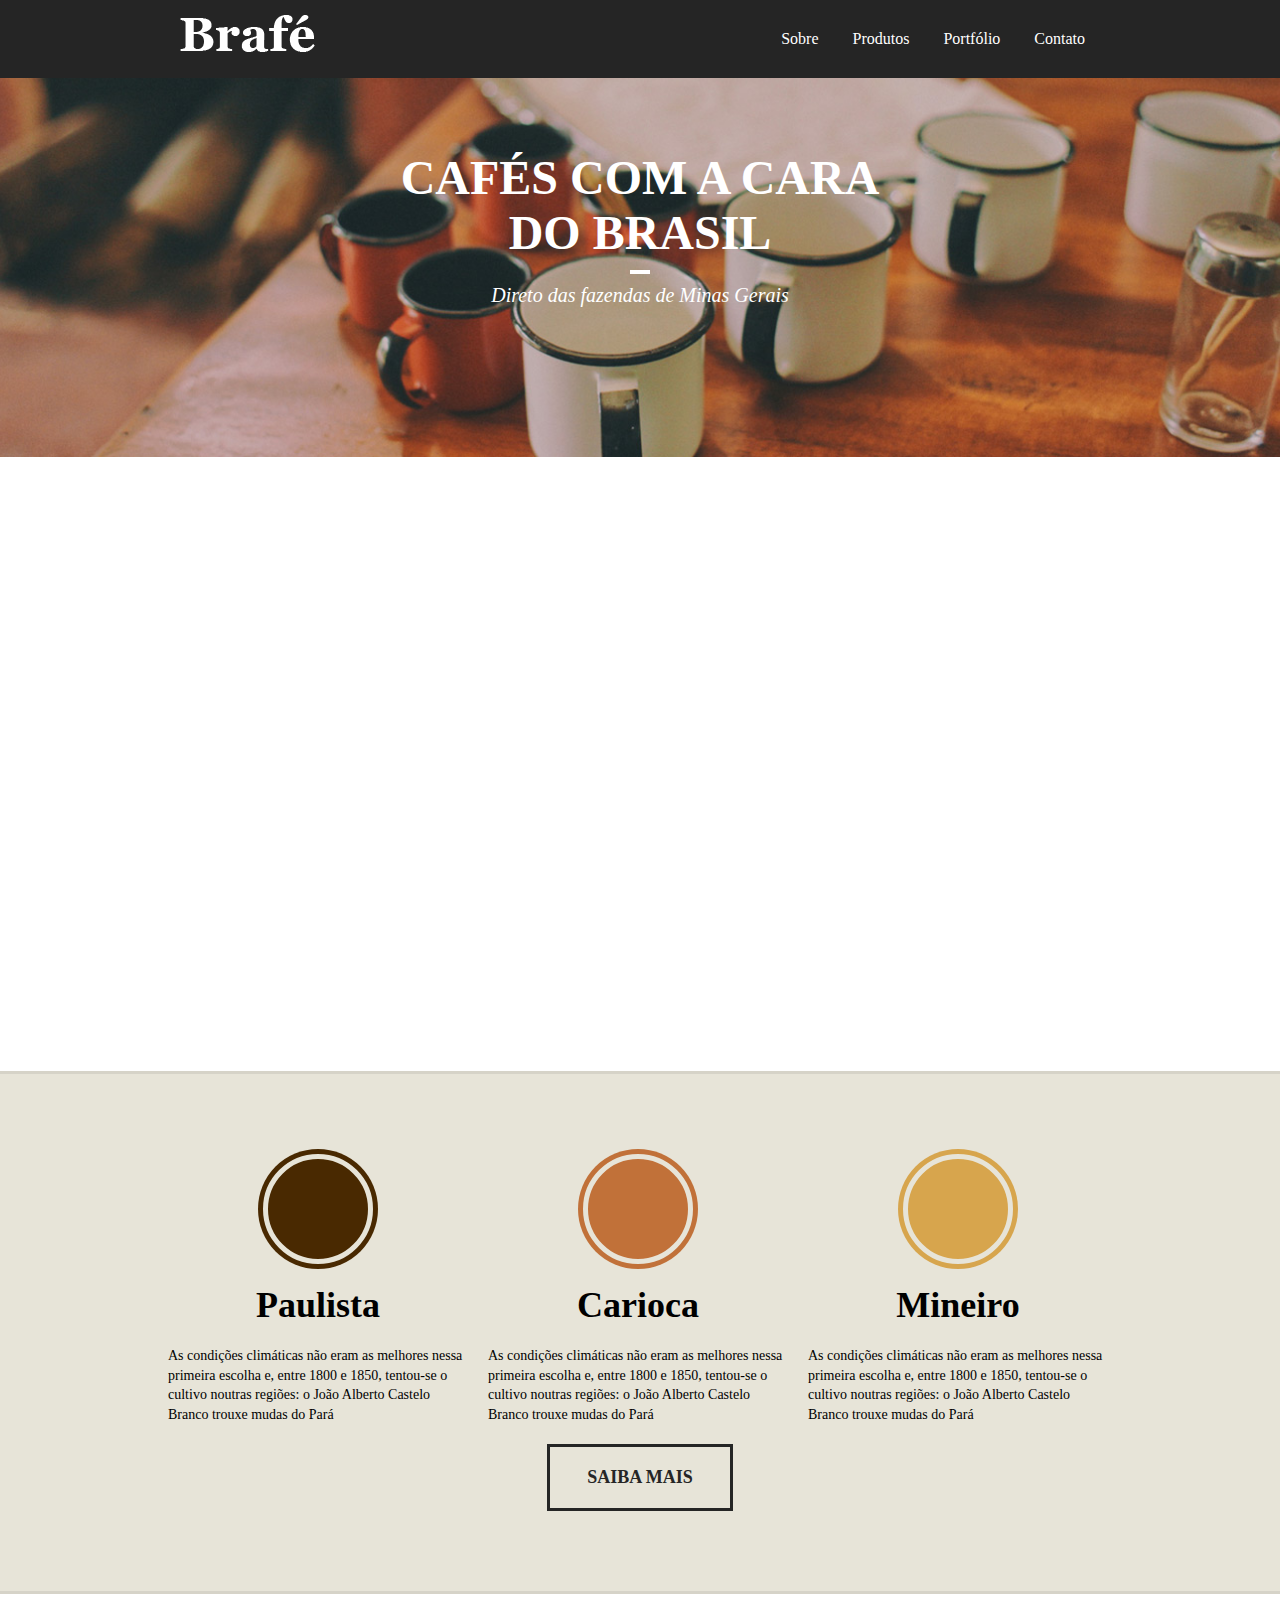
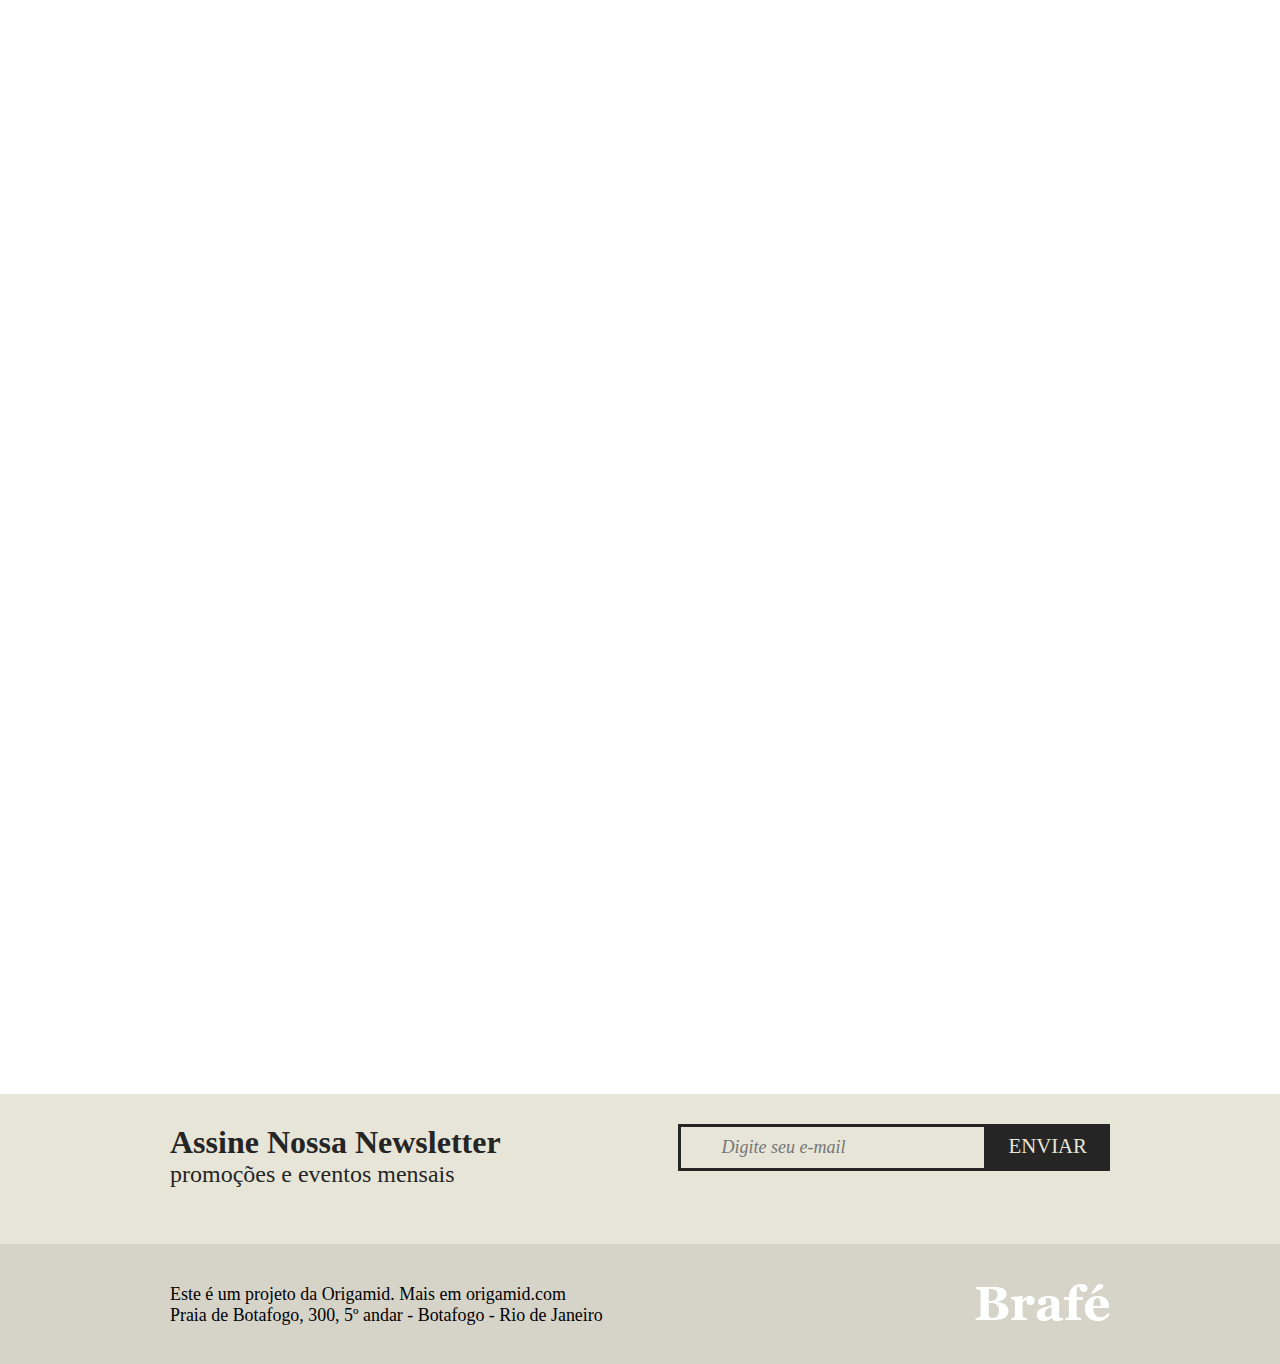
<file: projeto_brafe_js/index.html>
<!DOCTYPE html>
<html>
<head>
	<!--- meta tags --->

	<title>Brafé 1</title>
	
	<meta name="description" content="Com o crescimento da produtora Brasil Café foi feita a opção de adotar o nome Brafé para a cafeteria, investindo em uma imagem moderna, fundada em tradição, mantendo os valores de oferecer produtos de
qualidade e uma experiência agradável.">
	<meta name="robots" content="index, follow"/>
	<meta name="keywords" content="Brafé, Brasil Café, café, cafeteria, Blends"/>	
	<link rel="stylesheet" type="text/css" href="css/style.css">
	<script type="text/javascript" src = "js/jquery-3.2.1.min.js"></script>
	<script type="text/javascript" src = "js/animacao_retangulos.js"></script>
	
	<meta charset="utf-8">
	<meta name="viewport" content="width=device-width, initial-scale=1, shrink-to-fit=no">
	
</head>
<body>
	
	<header class="menu">
		<div class="menu-container">
			<a class="menu-logo" href="#"><img src="img/brafe.png" alt="Brafé"></a>	
			<nav class="menu-nav">
				<ul>
					<li><a href="#">Sobre</a></li>
					<li><a href="#">Produtos</a></li>
					<li><a href="#">Portfólio</a></li>
					<li><a href="#">Contato</a></li>
				</ul>
			</nav>
		</div>
	</header>
	
	<main class="intro">
		<h1>Cafés com a cara<br>do Brasil</h1>
		<p>Direto das fazendas de Minas Gerais</p>
	</main>
	
	<section class="sobre">
		<h2>Uma Mistura de</h2>
		<div class="sobre-container">
			<div class="sobre-item amor">
				<img src="img/cafe-1.jpg" alt="café estilizado">
				<h3>amor</h3>
			</div>
			<div class="sobre-item perfeicao">
				<img src="img/cafe-2.jpg" alt="café com creme">
				<h3>perfeição</h3>
			</div>
		</div>
		<p>O café é uma bebida produzida a partir dos grãos torrados do fruto do cafeeiro. É servido tradicionalmente quente, mas também pode ser consumido gelado. Ele é um estimulante, por possuir cafeína — geralmente 80 a 140 mg para cada 207 ml dependendo do método de preparação.</p>
	</section>
	
	<section class="produtos">
		<div class="produtos-container">
			<div class="produtos-item">
				<h2 class="produtos-paulista">Paulista</h2>
				<p>As condições climáticas não eram as melhores nessa primeira escolha e, entre 1800 e 1850, tentou-se o cultivo noutras regiões: o João Alberto Castelo Branco trouxe mudas do Pará</p>
			</div>
			<div class="produtos-item">
				<h2 class="produtos-carioca">Carioca</h2>
				<p>As condições climáticas não eram as melhores nessa primeira escolha e, entre 1800 e 1850, tentou-se o cultivo noutras regiões: o João Alberto Castelo Branco trouxe mudas do Pará</p>
			</div>
			<div class="produtos-item">
				<h2 class="produtos-mineiro">Mineiro</h2>
				<p>As condições climáticas não eram as melhores nessa primeira escolha e, entre 1800 e 1850, tentou-se o cultivo noutras regiões: o João Alberto Castelo Branco trouxe mudas do Pará</p>
			</div>
		</div>
		<a class="produtos-btn" href="#">Saiba Mais</a>
	</section>
	
	<section class="locais">
		<div class="locais-item">
			<img src="img/botafogo.jpg" alt="Brafé unidade Botafogo">
			<div>
				<h2>Botafogo</h2>
				<p>As condições climáticas não eram as melhores nessa primeira escolha e, entre 1800 e 1850, tentou-se o cultivo.</p>
				<a href="#">Ver Mapa</a>
			</div>
		</div>
		
		<div class="locais-item">
			<img src="img/iguatemi.jpg" alt="Brafé unidade Iguatemi">
			<div>
				<h2>Iguatemi</h2>
				<p>As condições climáticas não eram as melhores nessa primeira escolha e, entre 1800 e 1850, tentou-se o cultivo.</p>
				<a href="#">Ver Mapa</a>
			</div>
		</div>
		
		<div class="locais-item">
			<img src="img/mineirao.jpg" alt="Brafé unidade Mineirão">
			<div>
				<h2>Mineirão</h2>
				<p>As condições climáticas não eram as melhores nessa primeira escolha e, entre 1800 e 1850, tentou-se o cultivo.</p>
				<a href="#">Ver Mapa</a>
			</div>
		</div>
	
	</section>
	
	<section class="assine">
		<div class="assine-container">
			<div class="assine-info">
				<h2>Assine Nossa Newsletter</h2>
				<p>promoções e eventos mensais</p>
			</div>
			<form>
				<label>E-mail</label>
				<input type="text" placeholder="Digite seu e-mail">
				<button type="submit">Enviar</button>
			</form>
		</div>
	</section>
	
	<footer class="footer">
		<div class="footer-container">
			<p>Este é um projeto da Origamid. Mais em origamid.com<br>Praia de Botafogo, 300, 5º andar - Botafogo - Rio de Janeiro</p>
			<img src="img/brafe.png" alt="Brafé">
		</div>
	</footer>
	
</body>
</html>
</file>
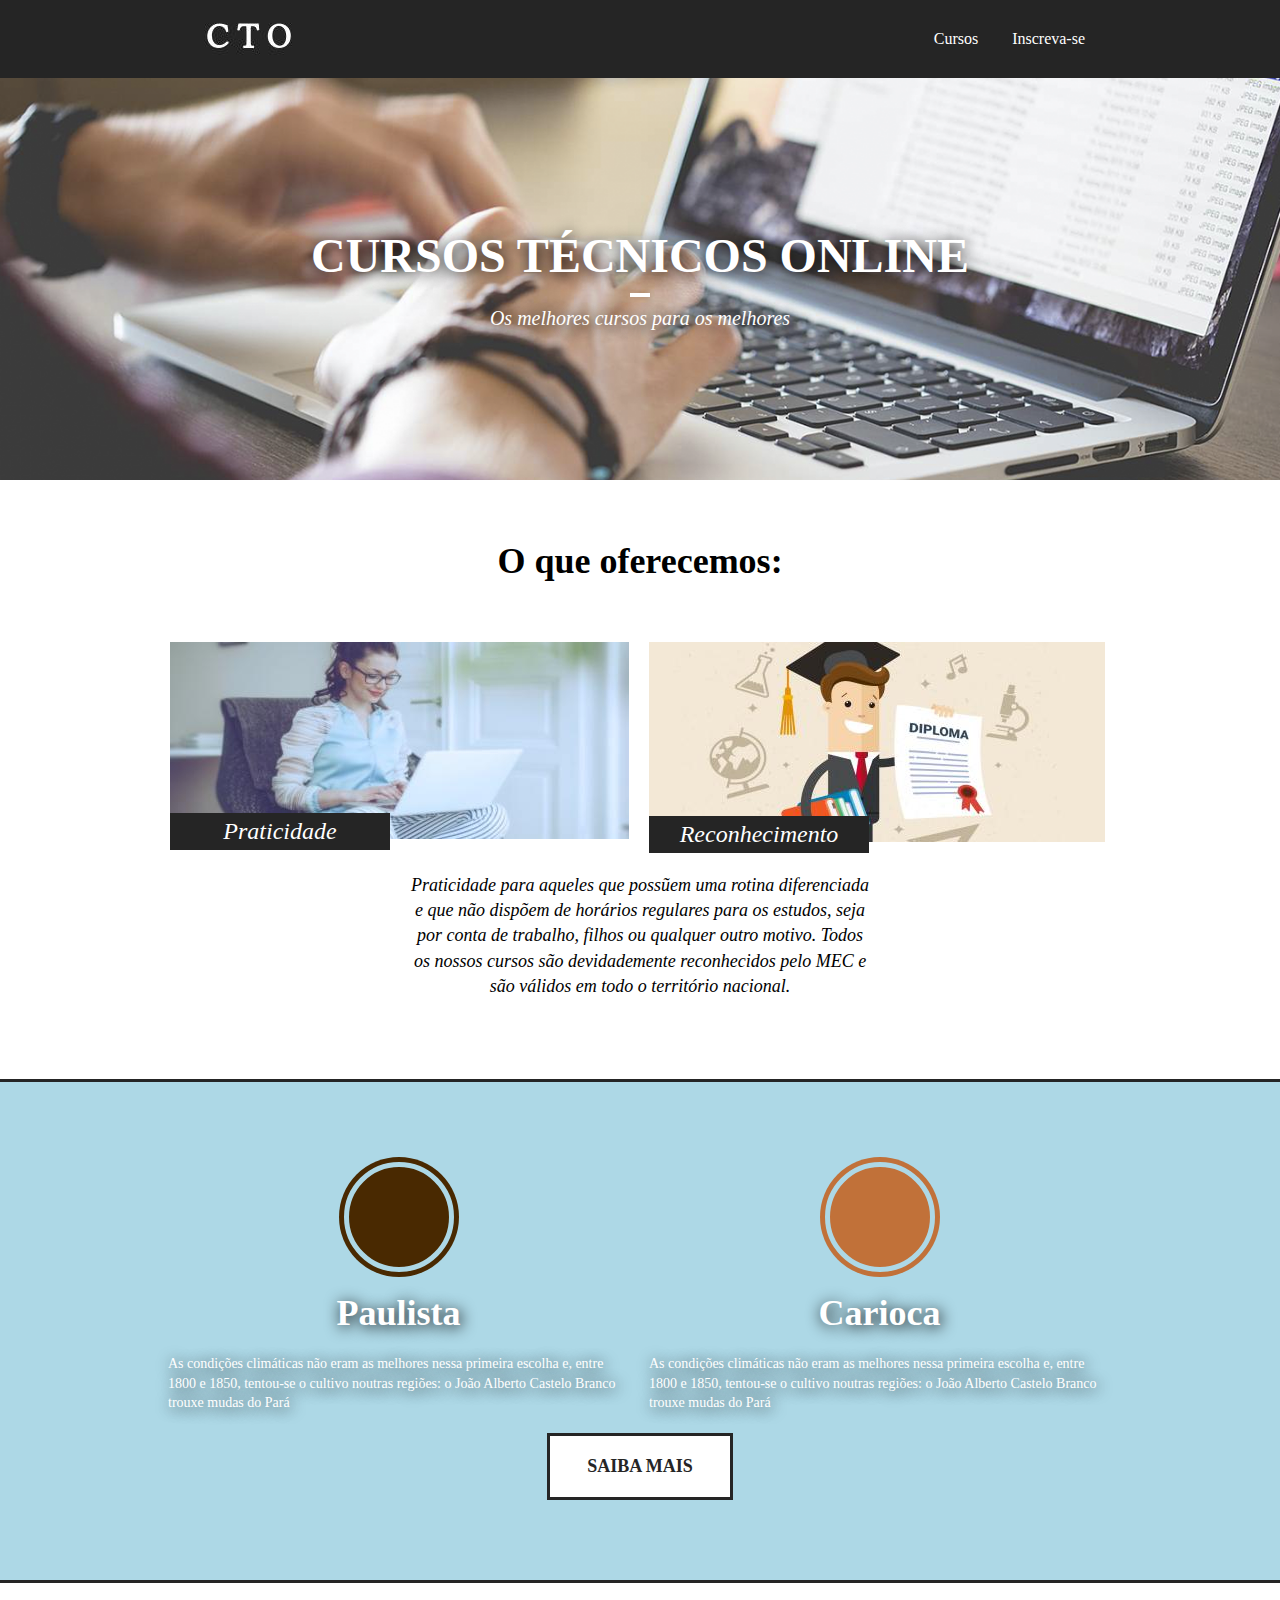
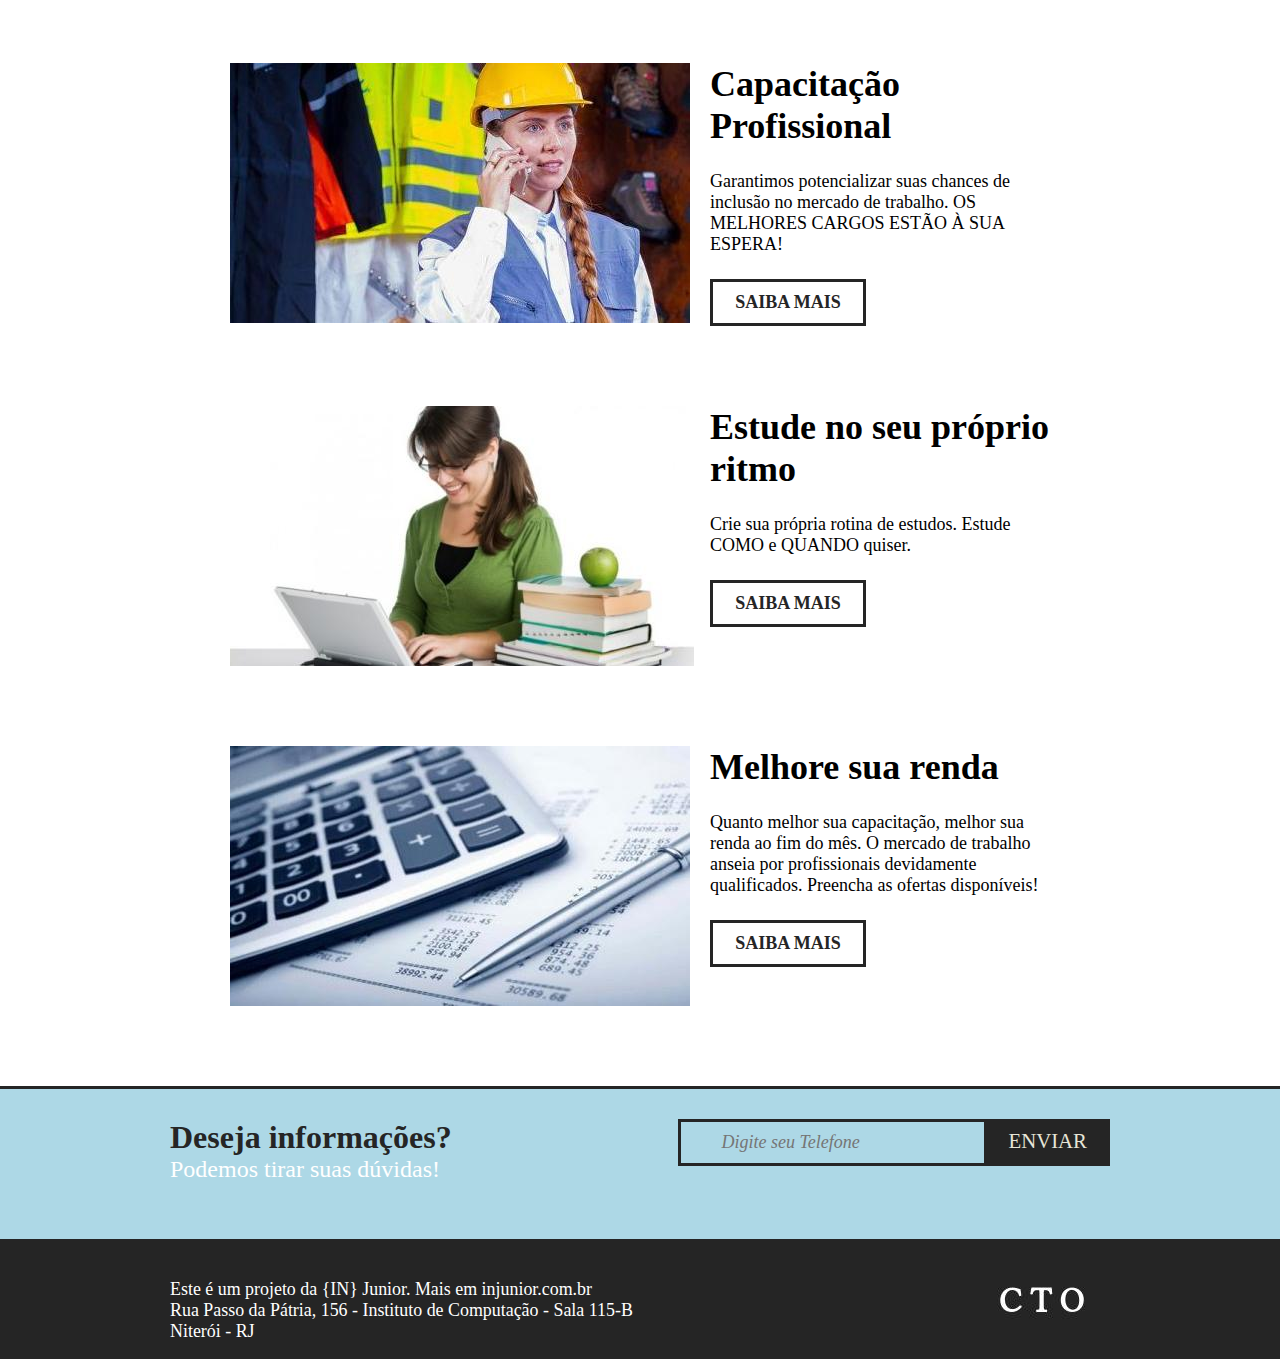
<file: projeto_CTO/index.html>
<!DOCTYPE html>
<html>
<head>
	<!--- meta tags --->

	<title>CTO - Cursos Técnicos Online</title>
	
	<meta name="description" content="Com o crescimento da produtora Brasil Café foi feita a opção de adotar o nome Brafé para a cafeteria, investindo em uma imagem moderna, fundada em tradição, mantendo os valores de oferecer produtos de
qualidade e uma experiência agradável.">
	<meta name="robots" content="index, follow"/>
	<meta name="keywords" content="Cursos, Cursos à distância, EAD, Cursos com certificado"/>	
	
	<meta charset="utf-8">
	<meta name="viewport" content="width=device-width, initial-scale=1, shrink-to-fit=no">
	<link rel="stylesheet" type="text/css" href="css/style.css">
</head>
<body>
	
	<header class="menu">
		<div class="menu-container">
			<a class="menu-logo" href="#"><img src="img/logo.jpeg" alt="Logo"></a>	
			<nav class="menu-nav">
				<ul>
					<li><a href="#">Cursos</a></li>
					<li><a href="#">Inscreva-se</a></li>
					
				</ul>
			</nav>
		</div>
	</header>
	
	<main class="intro">
		<h1>Cursos Técnicos Online</h1>
		<p>Os melhores cursos para os melhores</p>
	</main>
	
	<section class="sobre">
		<h2>O que oferecemos:</h2>
		<div class="sobre-container">
			
			<div class="sobre-item">
				<img src="img/foto3.jpg" alt="café com creme">
				<h3>Praticidade</h3>
			</div>

			<div class="sobre-item">
				<img src="img/foto16.jpg" alt="café estilizado">
				<h3>Reconhecimento</h3>
			</div>
		</div>
		<p>Praticidade para aqueles que possũem uma rotina diferenciada e que não dispõem de horários regulares para os estudos, seja por conta de trabalho, filhos ou qualquer outro motivo. Todos os nossos cursos são devidademente reconhecidos pelo MEC e são válidos em todo o território nacional.</p>
	</section>
	
	<section class="produtos">
		<div class="produtos-container">
			<div class="produtos-item">
				<h2 class="produtos-paulista">Paulista</h2>
				<p>As condições climáticas não eram as melhores nessa primeira escolha e, entre 1800 e 1850, tentou-se o cultivo noutras regiões: o João Alberto Castelo Branco trouxe mudas do Pará</p>
			</div>
			<div class="produtos-item">
				<h2 class="produtos-carioca">Carioca</h2>
				<p>As condições climáticas não eram as melhores nessa primeira escolha e, entre 1800 e 1850, tentou-se o cultivo noutras regiões: o João Alberto Castelo Branco trouxe mudas do Pará</p>
			</div>
			
		</div>
		<a class="produtos-btn" href="#">Saiba Mais</a>
	</section>
	
	<section class="locais">
		<div class="locais-item">
			<img src="img/foto13.jpg" alt="Brafé unidade Botafogo">
			<div>
				<h2>Capacitação Profissional</h2>
				<p>Garantimos potencializar suas chances de inclusão no mercado de trabalho. OS MELHORES CARGOS ESTÃO À SUA ESPERA!</p>
				<a href="#">Saiba Mais</a>
			</div>
		</div>
		
		<div class="locais-item">
			<img src="img/foto14.jpg" alt="Brafé unidade Iguatemi">
			<div>
				<h2>Estude no seu próprio ritmo</h2>
				<p>Crie sua própria rotina de estudos. Estude COMO e QUANDO quiser.</p>
				<a href="#">Saiba Mais</a>
			</div>
		</div>
		
		<div class="locais-item">
			<img src="img/foto15.jpg" alt="Brafé unidade Mineirão">
			<div>
				<h2>Melhore sua renda</h2>
				<p>Quanto melhor sua capacitação, melhor sua renda ao fim do mês. O mercado de trabalho anseia por profissionais devidamente qualificados. Preencha as ofertas disponíveis!</p>
				<a href="#">Saiba Mais</a>
			</div>
		</div>
	
	</section>
	
	<section class="assine">
		<div class="assine-container">
			<div class="assine-info">
				<h2>Deseja informações?</h2>
				<p>Podemos tirar suas dúvidas!</p>
				
			</div>
			<form>
				<label>Telefone</label>
				<input type="text" placeholder="Digite seu Telefone">
				<button type="submit">Enviar</button>
			</form>
		</div>
	</section>
	
	<footer class="footer">
		<div class="footer-container">
			<p>Este é um projeto da {IN} Junior. Mais em injunior.com.br<br>Rua Passo da Pátria, 156 - Instituto de Computação - Sala 115-B<br>Niterói - RJ</p>
			
			<img src="img/logo.jpeg" alt="Logo">
		</div>
	</footer>
	
</body>
</html>
</file>
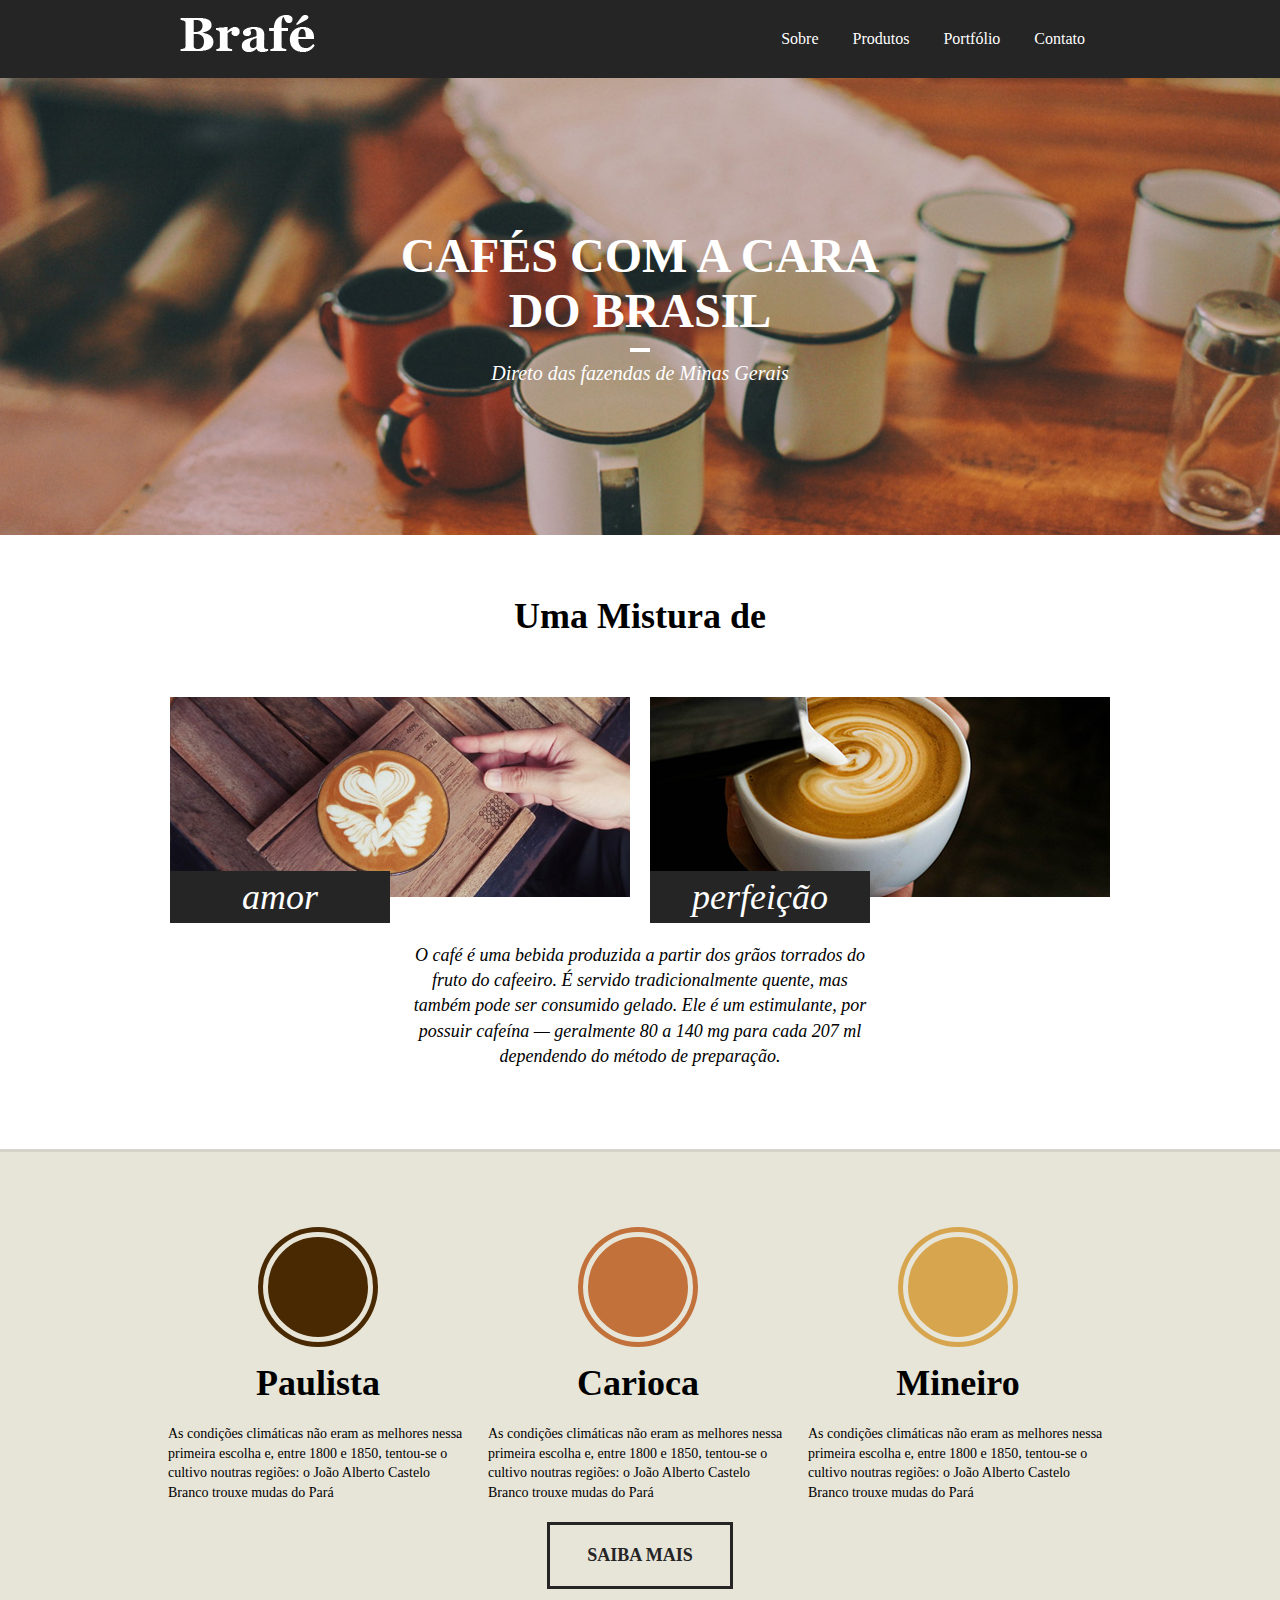
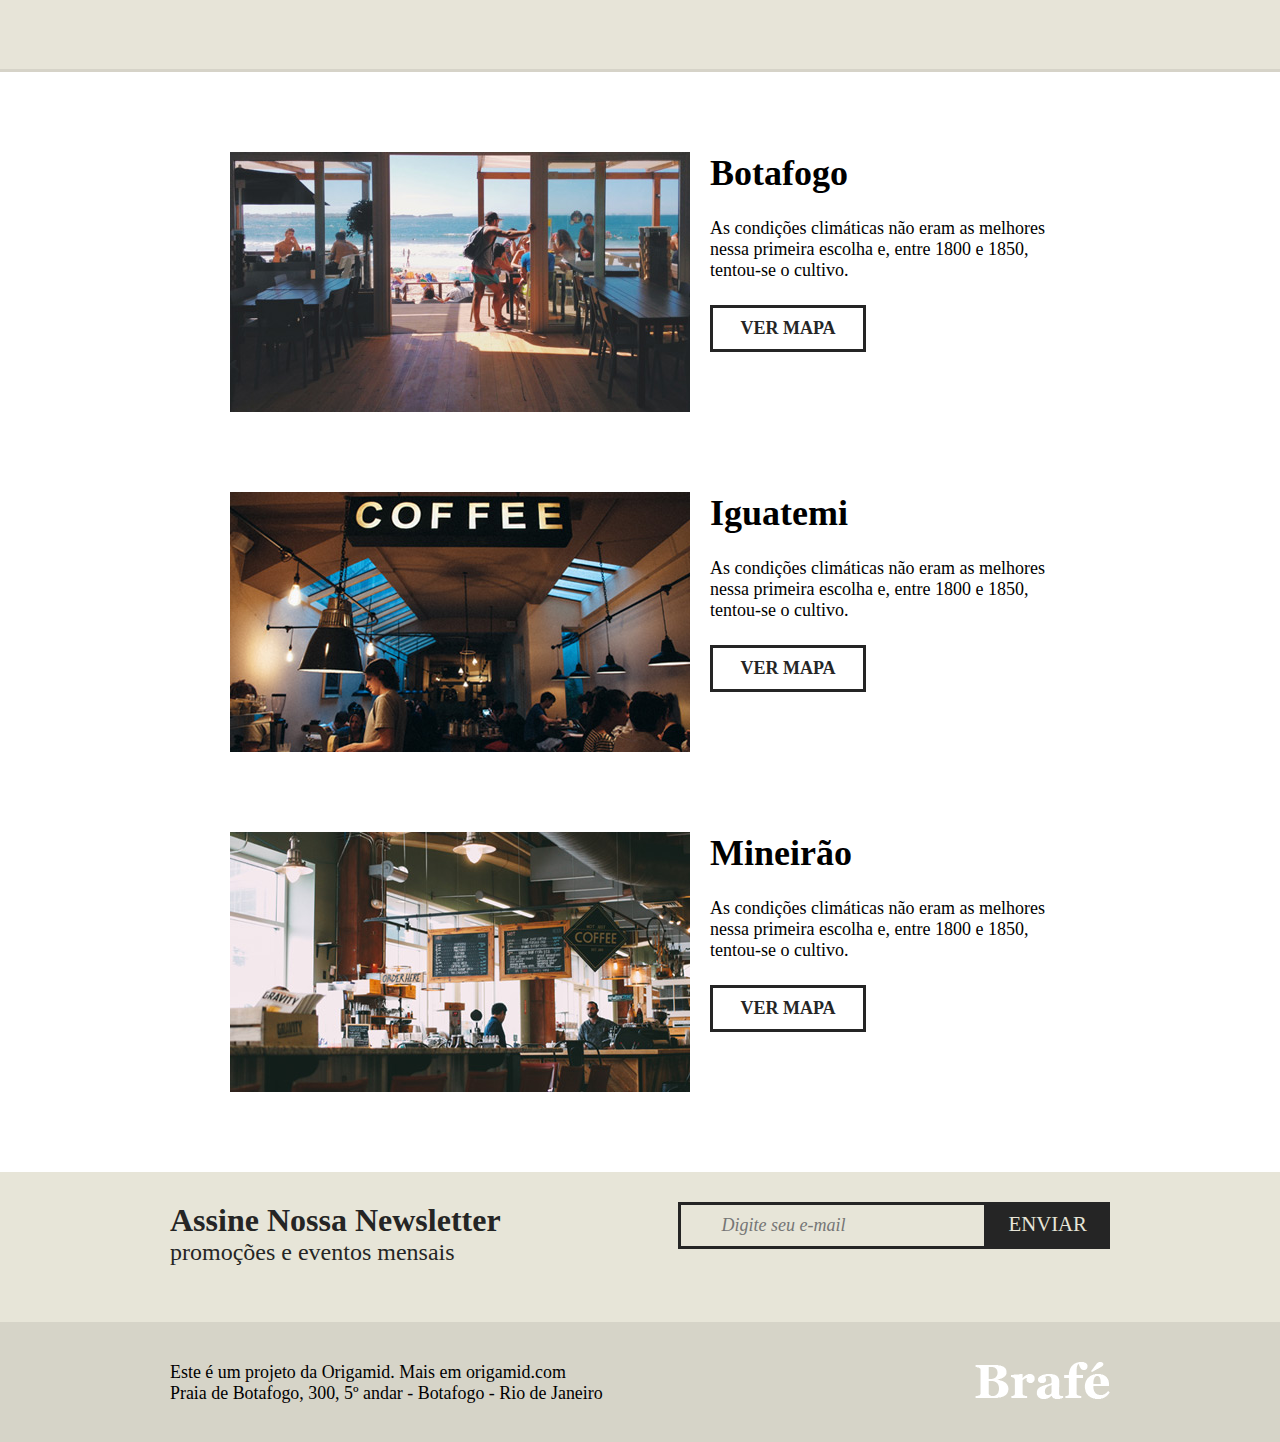
<file: site_completo/index.html>
<!DOCTYPE html>
<html>
<head>
	<!--- meta tags --->

	<title>Brafé 1</title>
	
	<meta name="description" content="Com o crescimento da produtora Brasil Café foi feita a opção de adotar o nome Brafé para a cafeteria, investindo em uma imagem moderna, fundada em tradição, mantendo os valores de oferecer produtos de
qualidade e uma experiência agradável.">
	<meta name="robots" content="index, follow"/>
	<meta name="keywords" content="Brafé, Brasil Café, café, cafeteria, Blends"/>	
	
	<meta charset="utf-8">
	<meta name="viewport" content="width=device-width, initial-scale=1, shrink-to-fit=no">
	<link rel="stylesheet" type="text/css" href="css/style.css">
</head>
<body>
	
	<header class="menu">
		<div class="menu-container">
			<a class="menu-logo" href="#"><img src="img/brafe.png" alt="Brafé"></a>	
			<nav class="menu-nav">
				<ul>
					<li><a href="#">Sobre</a></li>
					<li><a href="#">Produtos</a></li>
					<li><a href="#">Portfólio</a></li>
					<li><a href="#">Contato</a></li>
				</ul>
			</nav>
		</div>
	</header>
	
	<main class="intro">
		<h1>Cafés com a cara<br>do Brasil</h1>
		<p>Direto das fazendas de Minas Gerais</p>
	</main>
	
	<section class="sobre">
		<h2>Uma Mistura de</h2>
		<div class="sobre-container">
			<div class="sobre-item">
				<img src="img/cafe-1.jpg" alt="café estilizado">
				<h3>amor</h3>
			</div>
			<div class="sobre-item">
				<img src="img/cafe-2.jpg" alt="café com creme">
				<h3>perfeição</h3>
			</div>
		</div>
		<p>O café é uma bebida produzida a partir dos grãos torrados do fruto do cafeeiro. É servido tradicionalmente quente, mas também pode ser consumido gelado. Ele é um estimulante, por possuir cafeína — geralmente 80 a 140 mg para cada 207 ml dependendo do método de preparação.</p>
	</section>
	
	<section class="produtos">
		<div class="produtos-container">
			<div class="produtos-item">
				<h2 class="produtos-paulista">Paulista</h2>
				<p>As condições climáticas não eram as melhores nessa primeira escolha e, entre 1800 e 1850, tentou-se o cultivo noutras regiões: o João Alberto Castelo Branco trouxe mudas do Pará</p>
			</div>
			<div class="produtos-item">
				<h2 class="produtos-carioca">Carioca</h2>
				<p>As condições climáticas não eram as melhores nessa primeira escolha e, entre 1800 e 1850, tentou-se o cultivo noutras regiões: o João Alberto Castelo Branco trouxe mudas do Pará</p>
			</div>
			<div class="produtos-item">
				<h2 class="produtos-mineiro">Mineiro</h2>
				<p>As condições climáticas não eram as melhores nessa primeira escolha e, entre 1800 e 1850, tentou-se o cultivo noutras regiões: o João Alberto Castelo Branco trouxe mudas do Pará</p>
			</div>
		</div>
		<a class="produtos-btn" href="#">Saiba Mais</a>
	</section>
	
	<section class="locais">
		<div class="locais-item">
			<img src="img/botafogo.jpg" alt="Brafé unidade Botafogo">
			<div>
				<h2>Botafogo</h2>
				<p>As condições climáticas não eram as melhores nessa primeira escolha e, entre 1800 e 1850, tentou-se o cultivo.</p>
				<a href="#">Ver Mapa</a>
			</div>
		</div>
		
		<div class="locais-item">
			<img src="img/iguatemi.jpg" alt="Brafé unidade Iguatemi">
			<div>
				<h2>Iguatemi</h2>
				<p>As condições climáticas não eram as melhores nessa primeira escolha e, entre 1800 e 1850, tentou-se o cultivo.</p>
				<a href="#">Ver Mapa</a>
			</div>
		</div>
		
		<div class="locais-item">
			<img src="img/mineirao.jpg" alt="Brafé unidade Mineirão">
			<div>
				<h2>Mineirão</h2>
				<p>As condições climáticas não eram as melhores nessa primeira escolha e, entre 1800 e 1850, tentou-se o cultivo.</p>
				<a href="#">Ver Mapa</a>
			</div>
		</div>
	
	</section>
	
	<section class="assine">
		<div class="assine-container">
			<div class="assine-info">
				<h2>Assine Nossa Newsletter</h2>
				<p>promoções e eventos mensais</p>
			</div>
			<form>
				<label>E-mail</label>
				<input type="text" placeholder="Digite seu e-mail">
				<button type="submit">Enviar</button>
			</form>
		</div>
	</section>
	
	<footer class="footer">
		<div class="footer-container">
			<p>Este é um projeto da Origamid. Mais em origamid.com<br>Praia de Botafogo, 300, 5º andar - Botafogo - Rio de Janeiro</p>
			<img src="img/brafe.png" alt="Brafé">
		</div>
	</footer>
	
</body>
</html>
</file>
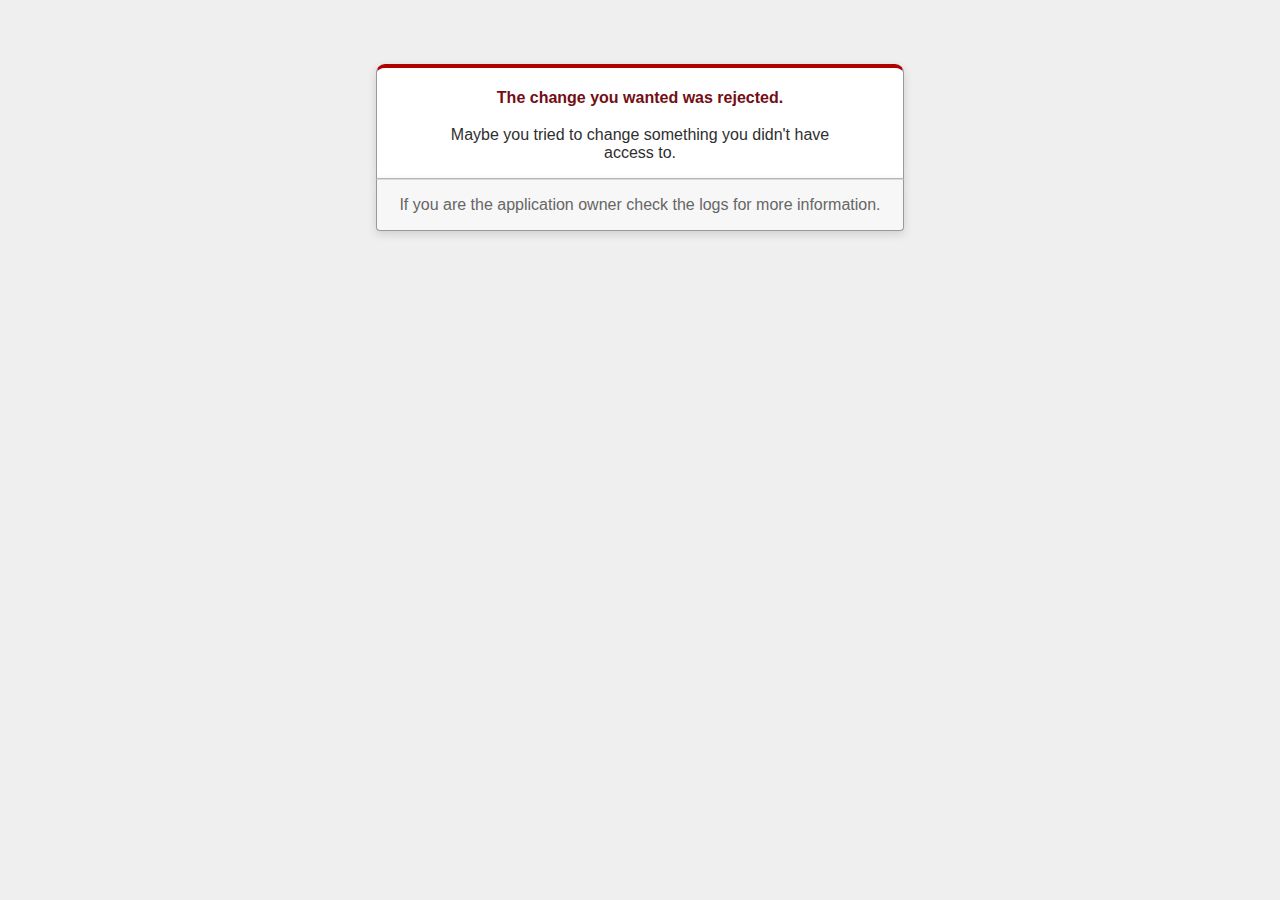
<file: my_app/public/422.html>
<!DOCTYPE html>
<html>
<head>
  <title>The change you wanted was rejected (422)</title>
  <meta name="viewport" content="width=device-width,initial-scale=1">
  <style>
  .rails-default-error-page {
    background-color: #EFEFEF;
    color: #2E2F30;
    text-align: center;
    font-family: arial, sans-serif;
    margin: 0;
  }

  .rails-default-error-page div.dialog {
    width: 95%;
    max-width: 33em;
    margin: 4em auto 0;
  }

  .rails-default-error-page div.dialog > div {
    border: 1px solid #CCC;
    border-right-color: #999;
    border-left-color: #999;
    border-bottom-color: #BBB;
    border-top: #B00100 solid 4px;
    border-top-left-radius: 9px;
    border-top-right-radius: 9px;
    background-color: white;
    padding: 7px 12% 0;
    box-shadow: 0 3px 8px rgba(50, 50, 50, 0.17);
  }

  .rails-default-error-page h1 {
    font-size: 100%;
    color: #730E15;
    line-height: 1.5em;
  }

  .rails-default-error-page div.dialog > p {
    margin: 0 0 1em;
    padding: 1em;
    background-color: #F7F7F7;
    border: 1px solid #CCC;
    border-right-color: #999;
    border-left-color: #999;
    border-bottom-color: #999;
    border-bottom-left-radius: 4px;
    border-bottom-right-radius: 4px;
    border-top-color: #DADADA;
    color: #666;
    box-shadow: 0 3px 8px rgba(50, 50, 50, 0.17);
  }
  </style>
</head>

<body class="rails-default-error-page">
  <!-- This file lives in public/422.html -->
  <div class="dialog">
    <div>
      <h1>The change you wanted was rejected.</h1>
      <p>Maybe you tried to change something you didn't have access to.</p>
    </div>
    <p>If you are the application owner check the logs for more information.</p>
  </div>
</body>
</html>
</file>
<file: projeto_brafe_js/css/style.css>
*,h1,h2,h3,h4,h5,h6,p,ul,img,div,li
{
	margin:0;
	padding:0;
}

.menu
{
	background: #252525;
	position: fixed;
	width: 100%;
	z-index:99;    	
}


.menu a
{
	color:white;
	text-decoration:none
}

.menu li
{
	list-style: none;
}
.menu-container
{
	max-width: 920px;
	padding: 15px;
	margin: 0 auto;
}
.menu-container::after, .menu-container::before
{
	display: table;
	content:'';
	clear:both;
}

.menu-nav
{
	float: right;
}

.menu-nav li
{
	display:inline-block;
}
.menu-nav li a
{
	padding: 15px;
	display: block;
}

.intro
{
	padding: 150px 0px;
	text-align: center;
	color: white;
	background: url("../img/bg-intro.jpg") no-repeat center center;
	background-size:cover;	
}
.intro h1
{
	text-transform: uppercase;
	font-size: 3em;
}
//.intro h1::after
//{
//	content:"-";
//	display: block;
//	color:white;
//}

.intro h1::after
{
	content:"";
	display: block;
	width:20px;
	height: 4px;
	background:#fff;
	margin: 10px auto;
	transition: 1s;
}

.intro h1:hover::after
{
	width: 300px;
	
}

.intro p
{
	font-size: 1.25em;
	font-style: italic;
}

.sobre
{
	padding: 60px 0px;
	//display: none;
	opacity:0;
	transition: 1.0s;
	
	
}
.sobre h2
{
	padding-bottom: 60px;
	text-align: center;
	font-size: 2.25em;
}
.sobre-container
{
	max-width: 960px;
	margin: 0 auto;
}
.sobre-container::after,.sobre-container::before
{
	content:'';
	display: table;
	clear:both;
}

.sobre-item
{
	max-width: 460px;
	float:left;
	margin: 0 10px;
}
.sobre-item h3
{
	font-size: 2.25em;
	background: #252525;
	width: 220px;
	color: white;
	text-align: center;
	font-weight: 400;
	padding: 5px 0;
	font-style: italic;
	margin-top:-30px;
	position: relative;
}
.sobre-item img
{
	
}

.sobre p
{
	font-size: 1.125em;
	text-align: center;
	font-style: italic;
	line-height: 1.4em;
	max-width: 460px;
	margin: 20px auto;
	//text-align: justify;
	//color:white;
}

.produtos
{
	background: #e7e4d8;
	padding: 60px 0;
	border-top: 3px solid #d6d3c8;
	border-bottom: 3px solid #d6d3c8;
	
}
.produtos-container
{
	max-width:960px;
	margin: 0 auto;
}
.produtos-item
{
	width: 300px;
	
	margin: 0px 8px;
	display: inline-block;
}
.produtos-item h2
{
	text-align: center;
	font-size: 2.25em;
	margin-bottom: 20px;
}

.produtos-item p
{
	font-size: 0.875em;
	line-height: 1.4em;
}

.produtos-item h2::before
{
	content:'';
	display: block;
	width: 100px;
	height: 100px;
	margin: 20px auto;
	background: currentcolor;
	border-radius: 50%;
	border: 5px solid #e7e4d8;
	box-shadow: 0 0 0 5px currentcolor;
}

.produtos-paulista::before
{
	color: #492901;
}

.produtos-carioca::before
{
	color: #c17139;
}
.produtos-mineiro::before
{
	color: #d7a54d;
}


.produtos-btn
{
	display: block;
	width: 180px;
	text-transform: uppercase;
	border:3px solid #252525;
	color: #252525;
	text-decoration: none;
	font-weight: 700;
	font-size: 1.125em;
	text-align: center;
	padding: 20px 0px;
	margin: 20px auto;
	transition: 0.4s background-color;
	
}
.produtos-btn:hover
{
	color: #e7e4d8;
	background: #252525;
}

.locais
{
	margin: 0 auto;
	//display: none;
	opacity: 0;
	transition:1.0s;
}
.locais-item::before, .locais-item::after
{
	content: '';
	display: block;
	clear: both;
}
.locais-item{
	margin: 80px auto;
	max-width: 820px;
}
.locais-item h2
{
	font-size: 2.25em;
	clear: none;
}
.locais-item p
{
	font-size: 1.125em;
	margin: 24px 0;
}
.locais-item img
{
	float: left;
}
.locais-item div
{
	width: 340px;
	float: right;
}
.locais-item a
{
	display: block;
	width: 150px;
	text-transform: uppercase;
	border: 3px solid #252525;
	font-weight: 700;
	font-size: 1.125em;
	text-align: center;
	text-decoration: none;
	color: #252525;
	padding: 10px 0;
	transition: 0.4s background-color;
}
.locais-item a:hover
{
	color: white;
	background: #252525;
}
.assine::before, .assine::after
{
	display: table;
	content:'';
	clear: both;
}
.assine
{
	margin: 0 auto;
	background: #E7E5D8;
	height: 150px;
}
.assine-container
{
	display: block;
	max-width: 940px;
	margin: 30px auto;

}
.assine-container form
{
	float: right;
	background: #252525;
	border-bottom: 3px solid #252525;
	border-left: 3px solid #252525; 
	border-right: 3px solid #252525;
}
.assine-container input
{
	padding: 10px 40px 10px 40px;
	font-size: 1.125em;
	color: black;
	
	font-style: italic;
	background: #E7E5D8;
	border: none;
	font-family: Georgia, serif;	

}
.assine-container label
{
	display: none;
	
}
.assine-info
{
	float: left;
	
	color: #252525;
}
.assine-info h2
{
	font-size: 2.0em;
	font-weight: 900;
}
.assine-info p
{
	font-size: 1.5em;
}
.assine-container button
{
	background-color: transparent;
  	border:none;
  	font-size: 1.3em;
  	color: #E7E5D8;
  	text-transform: uppercase;
  	text-align: center;
  	padding: 10px 20px;
  	font-family: Georgia, serif;
}
.assine-container button:hover
{
	color: #252525;
	background: #E7E5D8;
}

.footer::before, .footer::after
{
	display: table;
	content:'';
	clear: both;
}

.footer
{
	height: 120px;
	background: #D6D4C8;
	display: block;
	margin: 0 auto;
}

.footer-container
{
	max-width: 940px;
	margin: 40px auto;
}
.footer-container p
{
	float: left;
	font-size: 1.12em;
}
.footer img
{
	float: right;
}

.ativo{
	display: block;
}
.aparecer
{
	opacity:1;
	transition: 1.0s;
}
</file>
<file: projeto_CTO/css/style.css>
*,h1,h2,h3,h4,h5,h6,p,ul,img,div,li
{
	margin:0;
	padding:0;
}

.menu
{
	background: #252525;
}

.menu a
{
	color:white;
	text-decoration:none
}

.menu li
{
	list-style: none;
}
.menu-container
{
	max-width: 920px;
	padding: 15px;
	margin: 0 auto;
}
.menu-container::after, .menu-container::before
{
	display: table;
	content:'';
	clear:both;
}

.menu-nav
{
	float: right;
}

.menu-nav li
{
	display:inline-block;
}
.menu-nav li a
{
	padding: 15px;
	display: block;
}

.intro
{
	padding: 150px 0px;
	text-align: center;
	color: white;
	text-shadow: black 0.1em 0.1em 0.9em;
	background: url("../img/foto13.png") no-repeat center center;
	background-size:cover;	
}
.intro h1
{
	text-transform: uppercase;
	font-size: 3em;
}
//.intro h1::after
//{
//	content:"-";
//	display: block;
//	color:white;
//}

.intro h1::after
{
	content:"";
	display: block;
	width:20px;
	height: 4px;
	background:#fff;
	margin: 10px auto;
	transition: 1s;
}

.intro h1:hover::after
{
	width: 930px;
	
}

.intro p
{
	font-size: 1.25em;
	font-style: italic;
	
}

.sobre
{
	padding: 60px 0px;
}
.sobre h2
{
	padding-bottom: 60px;
	text-align: center;
	font-size: 2.25em;
	
}
.sobre-container
{
	max-width: 960px;
	margin: 0 auto;
}
.sobre-container::after,.sobre-container::before
{
	content:'';
	display: table;
	clear:both;
}

.sobre-item
{
	max-width: 460px;
	float:left;
	margin: 0 10px;
}
.sobre-item h3
{
	font-size: 1.5em;
	background: #252525;
	width: 220px;
	color: white;
	text-align: center;
	font-weight: 400;
	padding: 5px 0;
	font-style: italic;
	margin-top:-30px;
	position: relative;
}
.sobre-item img
{
	
}

.sobre p
{
	font-size: 1.125em;
	text-align: center;
	font-style: italic;
	line-height: 1.4em;
	max-width: 460px;
	margin: 20px auto;
	//text-align: justify;
}

.produtos
{
	background: LightBlue;
	padding: 60px 0;
	border-top: 3px solid #252525;
	border-bottom: 3px solid #252525 ;
	
}
.produtos-container
{
	max-width:960px;
	margin: 0 auto;
}
.produtos-item
{
	width: 461px;
	
	margin: 0px 8px;
	display: inline-block;
	text-shadow: black 0.1em 0.1em 0.9em;
}
.produtos-item h2
{
	text-align: center;
	font-size: 2.25em;
	margin-bottom: 20px;
	color: white;
	
}

.produtos-item p
{
	font-size: 0.875em;
	line-height: 1.4em;
	color: white;
	
}

.produtos-item h2::before
{
	content:'';
	display: block;
	width: 100px;
	height: 100px;
	margin: 20px auto;
	background: currentcolor;
	border-radius: 50%;
	border: 5px solid LightBlue;
	box-shadow: 0 0 0 5px currentcolor;
}

.produtos-paulista::before
{
	color: #492901;
}

.produtos-carioca::before
{
	color: #c17139;
}



.produtos-btn
{
	display: block;
	width: 180px;
	text-transform: uppercase;
	border:3px solid #252525 ;
	color: #252525 ;
	text-decoration: none;
	font-weight: 700;
	font-size: 1.125em;
	text-align: center;
	padding: 20px 0px;
	margin: 20px auto;
	transition: 0.4s background-color;
	background: white;
	
}
.produtos-btn:hover
{
	color: white;
	background: #252525;
}

.locais
{
	margin: 0 auto;
}
.locais-item::before, .locais-item::after
{
	content: '';
	display: block;
	clear: both;
}
.locais-item{
	margin: 80px auto;
	max-width: 820px;
}
.locais-item h2
{
	font-size: 2.25em;
	clear: none;
}
.locais-item p
{
	font-size: 1.125em;
	margin: 24px 0;
}
.locais-item img
{
	float: left;
}
.locais-item div
{
	width: 340px;
	float: right;
}
.locais-item a
{
	display: block;
	width: 150px;
	text-transform: uppercase;
	border: 3px solid #252525;
	font-weight: 700;
	font-size: 1.125em;
	text-align: center;
	text-decoration: none;
	color: #252525;
	padding: 10px 0;
	transition: 0.4s background-color;
}
.locais-item a:hover
{
	color: white;
	background: #252525;
}
.assine::before, .assine::after
{
	display: table;
	content:'';
	clear: both;
}
.assine
{
	margin: 0 auto;
	background: LightBlue;
	height: 150px;
	border-top: 3px solid #252525 ;
}
.assine-container
{
	display: block;
	max-width: 940px;
	margin: 30px auto;

}
.assine-container form
{
	float: right;
	background: #252525;
	border-bottom: 3px solid #252525;
	border-left: 3px solid #252525; 
	border-right: 3px solid #252525;
	
}
.assine-container input
{
	padding: 10px 40px 10px 40px;
	font-size: 1.125em;
	color: black;
	
	font-style: italic;
	background: LightBlue;
	border: none;
	font-family: Georgia, serif;	

}
.assine-container label
{
	display: none;
	
}
.assine-info
{
	float: left;
	
	color: #252525;
}
.assine-info h2
{
	font-size: 2.0em;
	font-weight: 900;
}
.assine-info p
{
	font-size: 1.5em;
	color: white;
}
.assine-container button
{
	background-color: transparent;
  	border:none;
  	font-size: 1.3em;
  	color: #E7E5D8;
  	text-transform: uppercase;
  	text-align: center;
  	padding: 10px 20px;
  	font-family: Georgia, serif;
}


.footer::before, .footer::after
{
	display: table;
	content:'';
	clear: both;
}

.footer
{
	height: 120px;
	background: #252525;
	display: block;
	margin: 0 auto;

}

.footer-container
{
	max-width: 940px;
	margin: 40px auto;
}
.footer-container p
{
	float: left;
	font-size: 1.12em;
	color: white;
}
.footer img
{
	float: right;
}
</file>
<file: site_completo/css/style.css>
*,h1,h2,h3,h4,h5,h6,p,ul,img,div,li
{
	margin:0;
	padding:0;
}

.menu
{
	background: #252525;
}

.menu a
{
	color:white;
	text-decoration:none
}

.menu li
{
	list-style: none;
}
.menu-container
{
	max-width: 920px;
	padding: 15px;
	margin: 0 auto;
}
.menu-container::after, .menu-container::before
{
	display: table;
	content:'';
	clear:both;
}

.menu-nav
{
	float: right;
}

.menu-nav li
{
	display:inline-block;
}
.menu-nav li a
{
	padding: 15px;
	display: block;
}

.intro
{
	padding: 150px 0px;
	text-align: center;
	color: white;
	background: url("../img/bg-intro.jpg") no-repeat center center;
	background-size:cover;	
}
.intro h1
{
	text-transform: uppercase;
	font-size: 3em;
}
//.intro h1::after
//{
//	content:"-";
//	display: block;
//	color:white;
//}

.intro h1::after
{
	content:"";
	display: block;
	width:20px;
	height: 4px;
	background:#fff;
	margin: 10px auto;
	transition: 1s;
}

.intro h1:hover::after
{
	width: 300px;
	
}

.intro p
{
	font-size: 1.25em;
	font-style: italic;
}

.sobre
{
	padding: 60px 0px;
}
.sobre h2
{
	padding-bottom: 60px;
	text-align: center;
	font-size: 2.25em;
}
.sobre-container
{
	max-width: 960px;
	margin: 0 auto;
}
.sobre-container::after,.sobre-container::before
{
	content:'';
	display: table;
	clear:both;
}

.sobre-item
{
	max-width: 460px;
	float:left;
	margin: 0 10px;
}
.sobre-item h3
{
	font-size: 2.25em;
	background: #252525;
	width: 220px;
	color: white;
	text-align: center;
	font-weight: 400;
	padding: 5px 0;
	font-style: italic;
	margin-top:-30px;
	position: relative;
}
.sobre-item img
{
	
}

.sobre p
{
	font-size: 1.125em;
	text-align: center;
	font-style: italic;
	line-height: 1.4em;
	max-width: 460px;
	margin: 20px auto;
	//text-align: justify;
}

.produtos
{
	background: #e7e4d8;
	padding: 60px 0;
	border-top: 3px solid #d6d3c8;
	border-bottom: 3px solid #d6d3c8;
	
}
.produtos-container
{
	max-width:960px;
	margin: 0 auto;
}
.produtos-item
{
	width: 300px;
	
	margin: 0px 8px;
	display: inline-block;
}
.produtos-item h2
{
	text-align: center;
	font-size: 2.25em;
	margin-bottom: 20px;
}

.produtos-item p
{
	font-size: 0.875em;
	line-height: 1.4em;
}

.produtos-item h2::before
{
	content:'';
	display: block;
	width: 100px;
	height: 100px;
	margin: 20px auto;
	background: currentcolor;
	border-radius: 50%;
	border: 5px solid #e7e4d8;
	box-shadow: 0 0 0 5px currentcolor;
}

.produtos-paulista::before
{
	color: #492901;
}

.produtos-carioca::before
{
	color: #c17139;
}
.produtos-mineiro::before
{
	color: #d7a54d;
}


.produtos-btn
{
	display: block;
	width: 180px;
	text-transform: uppercase;
	border:3px solid #252525;
	color: #252525;
	text-decoration: none;
	font-weight: 700;
	font-size: 1.125em;
	text-align: center;
	padding: 20px 0px;
	margin: 20px auto;
	transition: 0.4s background-color;
	
}
.produtos-btn:hover
{
	color: #e7e4d8;
	background: #252525;
}

.locais
{
	margin: 0 auto;
}
.locais-item::before, .locais-item::after
{
	content: '';
	display: block;
	clear: both;
}
.locais-item{
	margin: 80px auto;
	max-width: 820px;
}
.locais-item h2
{
	font-size: 2.25em;
	clear: none;
}
.locais-item p
{
	font-size: 1.125em;
	margin: 24px 0;
}
.locais-item img
{
	float: left;
}
.locais-item div
{
	width: 340px;
	float: right;
}
.locais-item a
{
	display: block;
	width: 150px;
	text-transform: uppercase;
	border: 3px solid #252525;
	font-weight: 700;
	font-size: 1.125em;
	text-align: center;
	text-decoration: none;
	color: #252525;
	padding: 10px 0;
	transition: 0.4s background-color;
}
.locais-item a:hover
{
	color: white;
	background: #252525;
}
.assine::before, .assine::after
{
	display: table;
	content:'';
	clear: both;
}
.assine
{
	margin: 0 auto;
	background: #E7E5D8;
	height: 150px;
}
.assine-container
{
	display: block;
	max-width: 940px;
	margin: 30px auto;

}
.assine-container form
{
	float: right;
	background: #252525;
	border-bottom: 3px solid #252525;
	border-left: 3px solid #252525; 
	border-right: 3px solid #252525;
}
.assine-container input
{
	padding: 10px 40px 10px 40px;
	font-size: 1.125em;
	color: black;
	
	font-style: italic;
	background: #E7E5D8;
	border: none;
	font-family: Georgia, serif;	

}
.assine-container label
{
	display: none;
	
}
.assine-info
{
	float: left;
	
	color: #252525;
}
.assine-info h2
{
	font-size: 2.0em;
	font-weight: 900;
}
.assine-info p
{
	font-size: 1.5em;
}
.assine-container button
{
	background-color: transparent;
  	border:none;
  	font-size: 1.3em;
  	color: #E7E5D8;
  	text-transform: uppercase;
  	text-align: center;
  	padding: 10px 20px;
  	font-family: Georgia, serif;
}
.assine-container button:hover
{
	color: #252525;
	background: #E7E5D8;
}

.footer::before, .footer::after
{
	display: table;
	content:'';
	clear: both;
}

.footer
{
	height: 120px;
	background: #D6D4C8;
	display: block;
	margin: 0 auto;
}

.footer-container
{
	max-width: 940px;
	margin: 40px auto;
}
.footer-container p
{
	float: left;
	font-size: 1.12em;
}
.footer img
{
	float: right;
}
</file>
